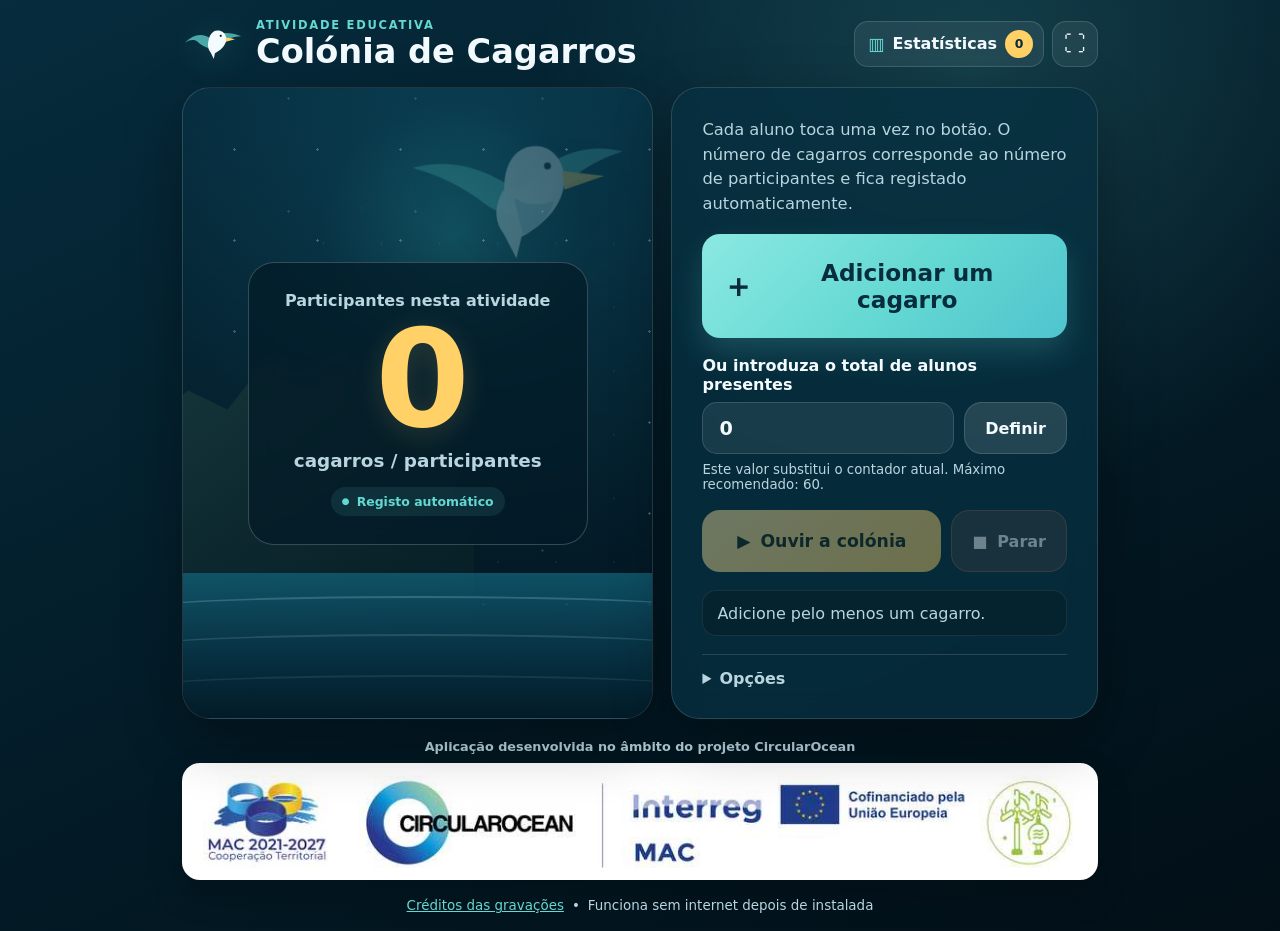
<file: index.html>
<!doctype html><html lang="pt-PT"><head><meta charset="utf-8"><meta name="viewport" content="width=device-width, initial-scale=1, viewport-fit=cover"><meta name="theme-color" content="#062c3d"><meta name="description" content="Simulador educativo de uma colónia de cagarros para atividades com alunos."><title>Colónia de Cagarros</title><link rel="manifest" href="manifest.webmanifest"><link rel="icon" href="assets/icons/icon-192.png" sizes="192x192"><link rel="apple-touch-icon" href="assets/icons/icon-192.png"><link rel="stylesheet" href="styles.css"><link rel="stylesheet" href="enhancements.css"></head><body><div class="app-shell"><header class="topbar"><div class="brand"><svg class="brand-mark" viewBox="0 0 160 96" aria-hidden="true"><path class="brand-wing" d="M7 45C29 22 53 18 76 35c17-18 43-20 77-7-23 1-43 8-59 23-7 7-15 10-24 8-11-3-21-9-30-17C28 34 17 39 7 45Z"/><path class="brand-body" d="M69 37c4-18 15-27 29-23 9 2 15 9 16 18l18 3-18 6c-4 13-14 23-29 31l-3 15-8-17c-7-9-9-20-5-33Z"/><circle class="brand-eye" cx="100" cy="27" r="2.8"/><path class="brand-beak" d="m113 31 24 5-24 6Z"/></svg><div><p class="eyebrow">Atividade educativa</p><h1>Colónia de Cagarros</h1></div></div><div class="header-actions"><button id="statsButton" class="stats-button" type="button" aria-label="Abrir estatísticas"><span aria-hidden="true">▥</span><span class="stats-label">Estatísticas</span><output id="statsTotalBadge" class="stats-badge" aria-label="Total acumulado de participantes">0</output></button><button id="installButton" class="icon-button hidden" type="button" aria-label="Instalar aplicação" title="Instalar aplicação"><span aria-hidden="true">↓</span></button><button id="fullscreenButton" class="icon-button" type="button" aria-label="Ecrã inteiro" title="Ecrã inteiro"><span aria-hidden="true">⛶</span></button></div></header><main><section class="colony-stage" aria-labelledby="counterLabel"><div class="stars" aria-hidden="true"></div><div id="birdLayer" class="bird-layer" aria-hidden="true"></div><svg class="hero-cagarro" viewBox="0 0 260 150" aria-hidden="true"><path class="hero-wing hero-wing-left" d="M126 68C91 36 48 23 9 31c29 11 55 26 79 48 13 12 27 17 42 15Z"/><path class="hero-wing hero-wing-right" d="M128 68c37-37 81-50 124-35-35 7-64 24-91 49-12 11-24 15-37 12Z"/><path class="hero-body" d="M112 64c2-29 18-48 39-46 17 1 29 14 31 33l28 7-29 8c-6 24-25 42-54 55l-8 24-12-29c-10-15-9-34 5-52Z"/><circle class="hero-eye" cx="164" cy="42" r="4"/><path class="hero-beak" d="m180 49 48 10-47 12Z"/><path class="hero-belly" d="M122 75c13 10 28 13 46 8-7 17-20 28-39 36Z"/></svg><div class="cliff" aria-hidden="true"></div><div class="sea" aria-hidden="true"><span></span><span></span><span></span></div><div class="counter-card"><p id="counterLabel">Participantes nesta atividade</p><output id="countOutput" class="count" aria-live="polite">0</output><p id="countWord" class="count-word">cagarros / participantes</p><p class="auto-save-note"><span aria-hidden="true">●</span> Registo automático</p></div></section><section class="interaction-card" aria-label="Controlos da atividade"><p class="instruction">Cada aluno toca uma vez no botão. O número de cagarros corresponde ao número de participantes e fica registado automaticamente.</p><button id="addBirdButton" class="add-button" type="button"><span class="add-icon" aria-hidden="true">＋</span><span>Adicionar um cagarro</span></button><div class="manual-control"><label for="manualCount">Ou introduza o total de alunos presentes</label><div class="manual-row"><input id="manualCount" type="number" inputmode="numeric" min="0" max="60" value="0" aria-describedby="manualHelp"><button id="setCountButton" class="secondary-button" type="button">Definir</button></div><small id="manualHelp">Este valor substitui o contador atual. Máximo recomendado: 60.</small></div><div class="play-controls"><button id="playButton" class="play-button" type="button"><span aria-hidden="true">▶</span><span>Ouvir a colónia</span></button><button id="stopButton" class="stop-button" type="button" disabled><span aria-hidden="true">■</span><span>Parar</span></button></div><div id="status" class="status" role="status" aria-live="polite">Adicione pelo menos um cagarro.</div><details class="settings"><summary>Opções</summary><div class="setting-row"><label for="volumeControl">Volume</label><input id="volumeControl" type="range" min="0" max="100" value="78"><output id="volumeOutput" for="volumeControl">78%</output></div><button id="resetButton" class="new-activity-button" type="button">Nova atividade e reiniciar contador</button><small class="settings-note">A atividade atual já fica guardada nas estatísticas.</small></details></section></main><section class="project-branding" aria-label="Entidades e programas associados ao projeto"><p>Aplicação desenvolvida no âmbito do projeto CircularOcean</p><div class="project-logo-panel"><img src="assets/branding/barra-circular-ocean.svg" alt="Logótipos MAC 2021-2027, CircularOcean, Interreg MAC, União Europeia e entidades do projeto"></div></section><footer><button id="creditsButton" class="footer-link" type="button">Créditos das gravações</button><span>•</span><span>Funciona sem internet depois de instalada</span></footer></div><dialog id="statsDialog" class="app-dialog stats-dialog"><div class="dialog-content stats-content"><button id="closeStatsButton" class="dialog-close" type="button" aria-label="Fechar">×</button><p class="eyebrow">Registo automático</p><h2>Estatísticas das atividades</h2><p class="dialog-intro">Cada atividade é atualizada à medida que o botão é acionado ou o total é definido manualmente.</p><div class="stats-filters" aria-label="Filtros das estatísticas"><label for="statsMonth"><span>Mês</span><select id="statsMonth"><option value="">Todos os meses</option><option value="1">Janeiro</option><option value="2">Fevereiro</option><option value="3">Março</option><option value="4">Abril</option><option value="5">Maio</option><option value="6">Junho</option><option value="7">Julho</option><option value="8">Agosto</option><option value="9">Setembro</option><option value="10">Outubro</option><option value="11">Novembro</option><option value="12">Dezembro</option></select></label><label for="statsYear"><span>Ano</span><select id="statsYear"><option value="">Todos os anos</option></select></label></div><div class="stats-summary"><article class="stat-card stat-card-primary"><span>Participantes</span><output id="filteredParticipants">0</output></article><article class="stat-card"><span>Atividades</span><output id="filteredActivities">0</output></article><article class="stat-card"><span>Média por atividade</span><output id="filteredAverage">0</output></article></div><div class="activity-history-header"><h3>Histórico</h3><span id="activeSessionLegend" class="active-legend hidden"><i></i> Em curso</span></div><div id="statsEmpty" class="stats-empty">Ainda não existem atividades neste período.</div><ol id="activityList" class="activity-list" aria-label="Lista de atividades"></ol><div class="data-actions"><button id="clearDataButton" class="danger-button" type="button">Limpar dados deste dispositivo</button><small>Apaga definitivamente o histórico, o total acumulado e a atividade em curso apenas neste equipamento.</small></div><p class="storage-note">Os dados ficam guardados apenas neste tablet e continuam disponíveis sem internet.</p></div></dialog><dialog id="creditsDialog" class="app-dialog"><div class="dialog-content"><button id="closeCreditsButton" class="dialog-close" type="button" aria-label="Fechar">×</button><h2>Créditos das gravações</h2><p>Vocalizações de <em>Calonectris borealis</em> disponibilizadas através do Xeno-canto.</p><ul><li>XC1007862, Pere Josa</li><li>XC1007989 e XC1007990, Lionel Triboulin</li><li>XC1015526 e XC1015528, Rubén Barone</li></ul><p class="dialog-note">Antes de uma divulgação pública, confirme na página de cada gravação a licença aplicável e mantenha a atribuição indicada.</p><a href="CREDITS.md" target="_blank" rel="noopener">Ver informação completa</a></div></dialog><script src="app.js" defer></script><script src="enhancements.js" defer></script></body></html>
</file>
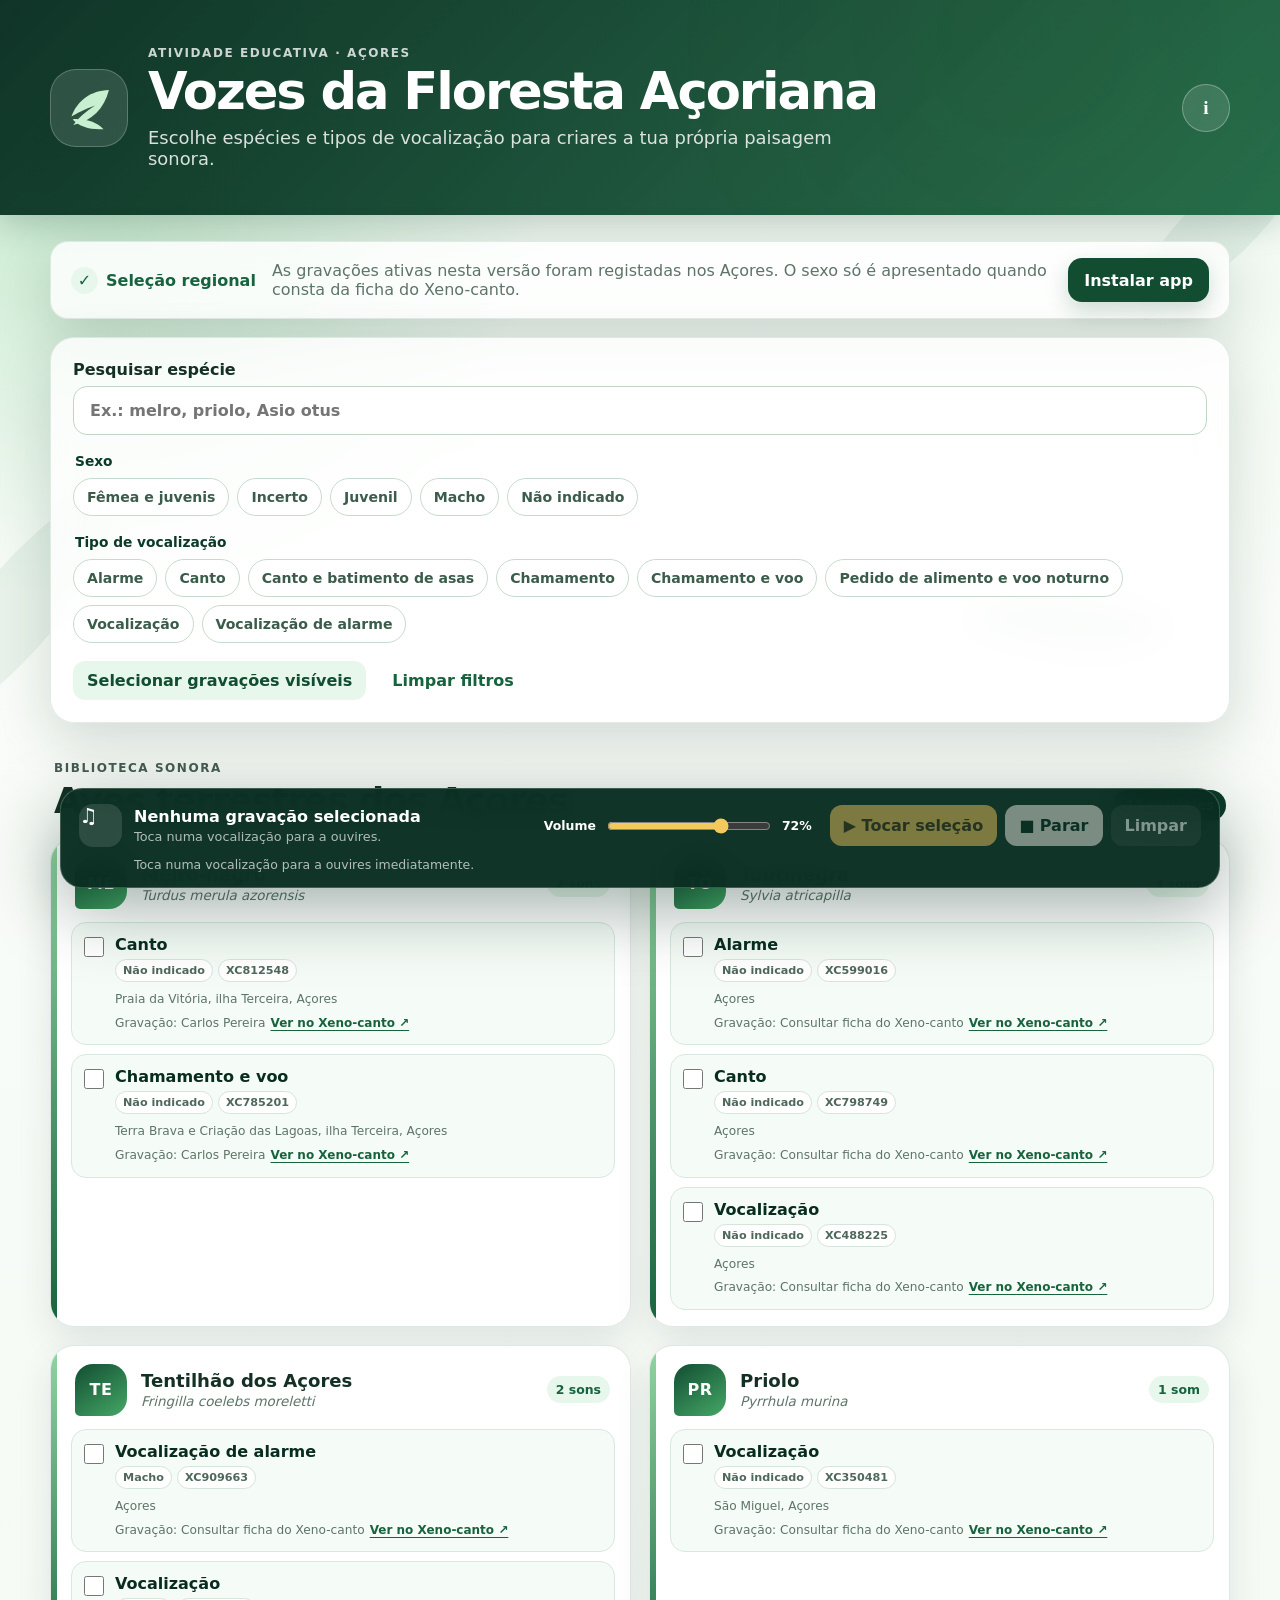
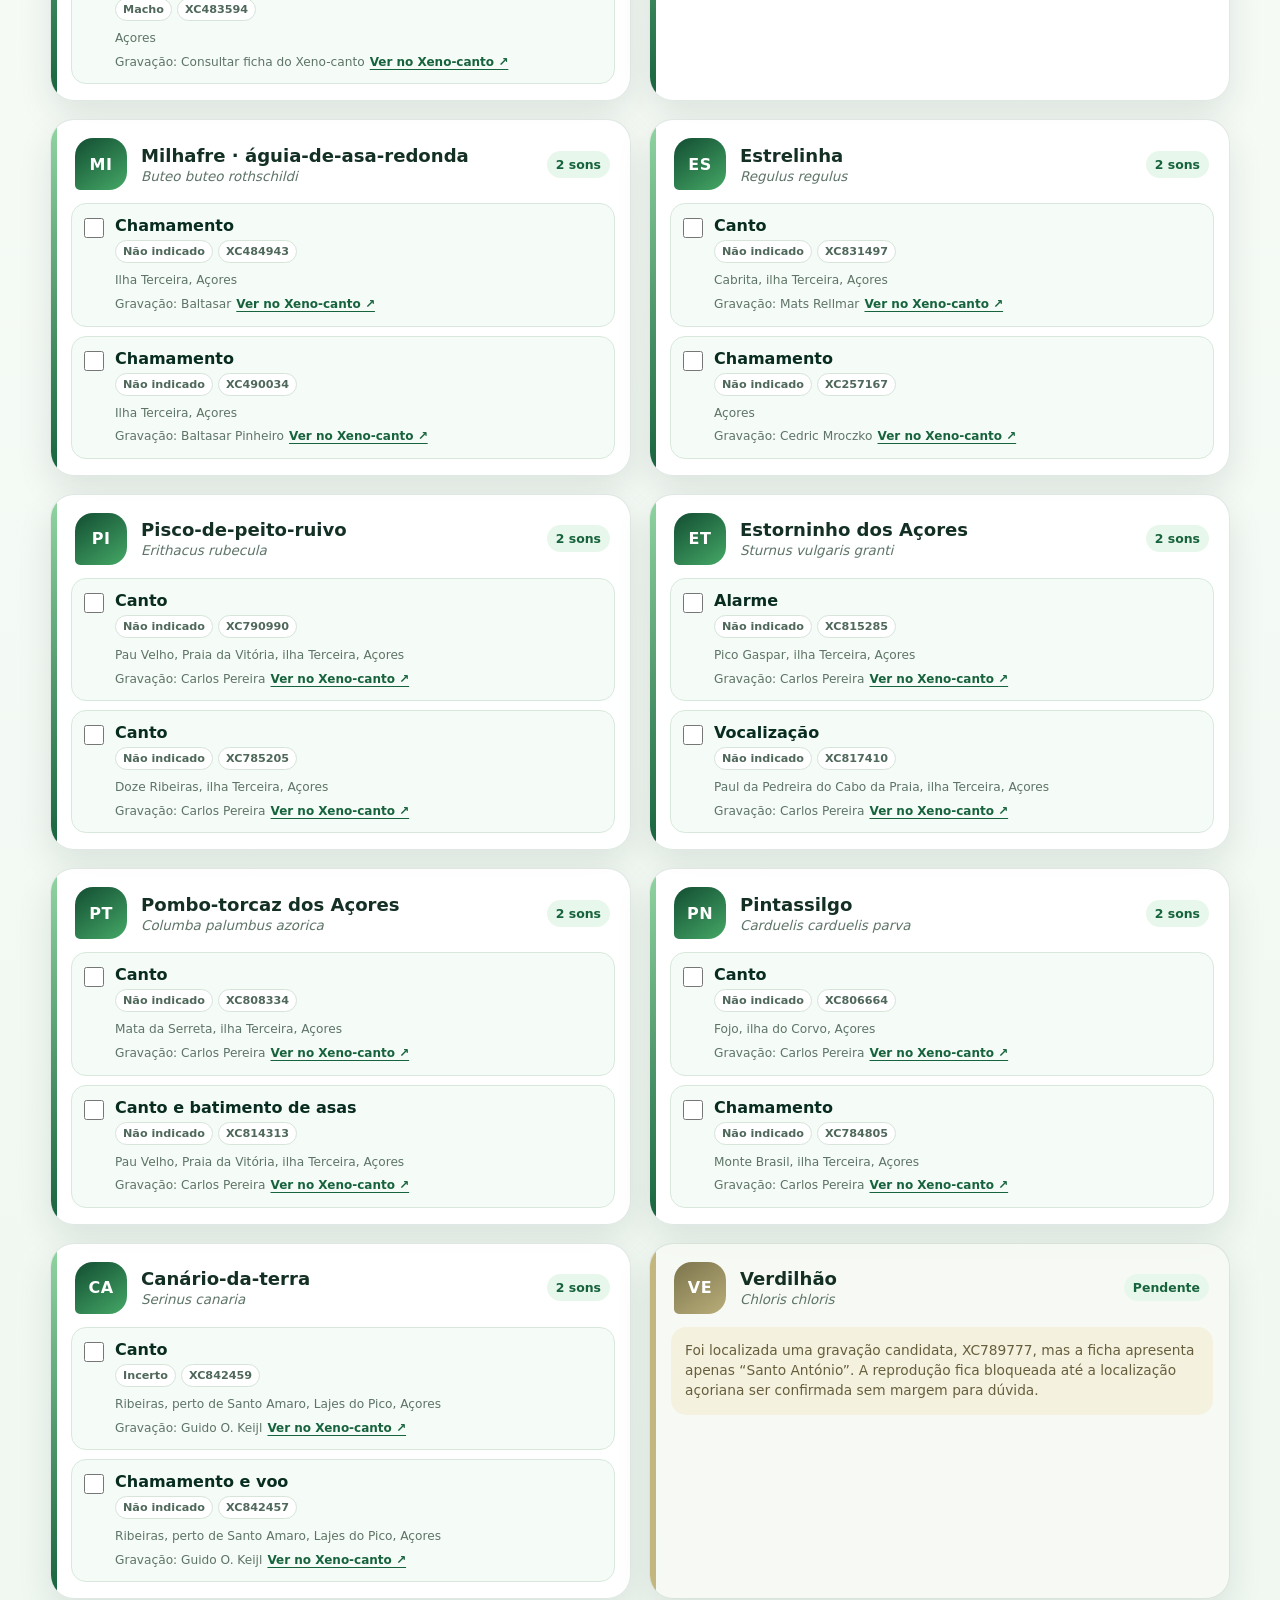
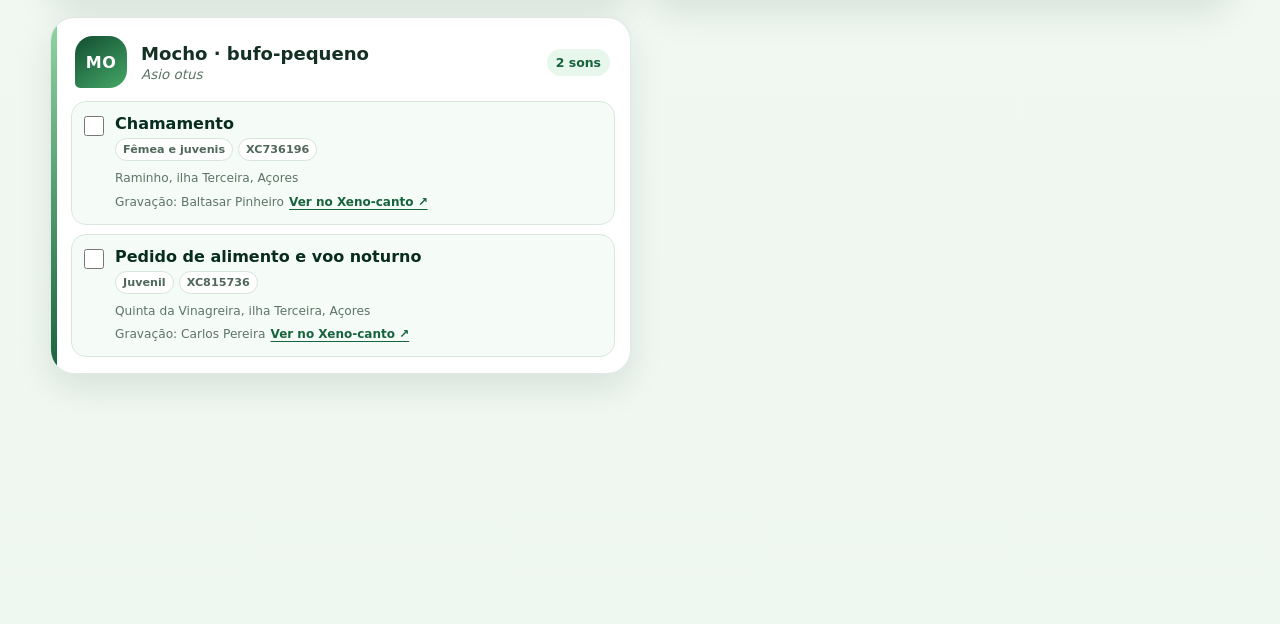
<file: aves-terrestres-acores/index.html>
<!doctype html>
<html lang="pt-PT">
<head>
  <meta charset="utf-8">
  <meta name="viewport" content="width=device-width, initial-scale=1, viewport-fit=cover">
  <meta name="theme-color" content="#124d32">
  <meta name="mobile-web-app-capable" content="yes">
  <meta name="apple-mobile-web-app-capable" content="yes">
  <meta name="apple-mobile-web-app-status-bar-style" content="black-translucent">
  <meta name="apple-mobile-web-app-title" content="Vozes Açores">
  <meta name="description" content="Misturador educativo de vocalizações de aves terrestres gravadas nos Açores.">
  <title>Vozes da Floresta Açoriana</title>
  <link rel="manifest" href="manifest.webmanifest">
  <link rel="icon" href="icon.svg" type="image/svg+xml">
  <link rel="apple-touch-icon" href="icon.svg">
  <link rel="stylesheet" href="styles.css">
  <link rel="stylesheet" href="mobile.css">
  <link rel="stylesheet" href="pwa.css">
</head>
<body>
  <div class="forest-backdrop" aria-hidden="true">
    <span class="leaf leaf-one"></span><span class="leaf leaf-two"></span><span class="leaf leaf-three"></span>
  </div>

  <header class="hero">
    <div class="hero-mark" aria-hidden="true">
      <svg viewBox="0 0 96 96" role="img">
        <path d="M19 62c10-27 32-43 62-44-8 31-28 51-59 58 8-11 20-22 36-32-17 6-30 13-39 18Z"/>
        <path d="M30 67c18 0 31 5 42 16-23 1-40-4-51-16 3-1 6-1 9 0Z"/>
      </svg>
    </div>
    <div>
      <p class="eyebrow">Atividade educativa · Açores</p>
      <h1>Vozes da Floresta Açoriana</h1>
      <p class="hero-copy">Escolhe espécies e tipos de vocalização para criares a tua própria paisagem sonora.</p>
    </div>
    <button id="infoButton" class="icon-button" type="button" aria-label="Informação e créditos">i</button>
  </header>

  <main>
    <section class="intro-panel">
      <div class="azores-seal"><span aria-hidden="true">✓</span><strong>Seleção regional</strong></div>
      <p>As gravações ativas nesta versão foram registadas nos Açores. O sexo só é apresentado quando consta da ficha do Xeno-canto.</p>
      <button id="installAppButton" class="install-app-button" type="button">Instalar app</button>
    </section>

    <section class="filter-panel" aria-label="Pesquisa e filtros">
      <label class="search-field" for="searchInput">
        <span>Pesquisar espécie</span>
        <input id="searchInput" type="search" placeholder="Ex.: melro, priolo, Asio otus">
      </label>

      <fieldset>
        <legend>Sexo</legend>
        <div id="sexFilters" class="chip-row"></div>
      </fieldset>

      <fieldset>
        <legend>Tipo de vocalização</legend>
        <div id="typeFilters" class="chip-row"></div>
      </fieldset>

      <div class="filter-actions">
        <button id="selectVisibleButton" class="soft-button" type="button">Selecionar gravações visíveis</button>
        <button id="clearFiltersButton" class="text-button" type="button">Limpar filtros</button>
      </div>
    </section>

    <section class="catalogue-heading">
      <div>
        <p class="eyebrow">Biblioteca sonora</p>
        <h2>Aves terrestres dos Açores</h2>
      </div>
      <output id="visibleCount" class="visible-count">0 espécies</output>
    </section>

    <section id="speciesGrid" class="species-grid" aria-live="polite"></section>
  </main>

  <aside class="mixer" aria-label="Misturador de vocalizações">
    <div class="mixer-summary">
      <span class="mixer-icon" aria-hidden="true">♫</span>
      <div>
        <strong id="selectionTitle">Nenhuma gravação selecionada</strong>
        <span id="selectionDetail">Toca numa vocalização para a ouvires.</span>
      </div>
    </div>

    <label class="volume-control" for="volumeControl">
      <span>Volume</span>
      <input id="volumeControl" type="range" min="0" max="100" value="72">
      <output id="volumeOutput">72%</output>
    </label>

    <div class="mixer-actions">
      <button id="playButton" class="play-button" type="button" disabled><span aria-hidden="true">▶</span> Tocar seleção</button>
      <button id="stopButton" class="stop-button" type="button" disabled><span aria-hidden="true">■</span> Parar</button>
      <button id="clearSelectionButton" class="clear-button" type="button" disabled>Limpar</button>
    </div>
    <p id="status" class="status" role="status" aria-live="polite">Toca numa vocalização para a ouvires imediatamente.</p>
  </aside>

  <dialog id="infoDialog" class="info-dialog">
    <div class="dialog-card">
      <button id="closeInfoButton" class="dialog-close" type="button" aria-label="Fechar">×</button>
      <p class="eyebrow">Informação e créditos</p>
      <h2>Como usar</h2>
      <p>Marca uma vocalização para começar a ouvi-la imediatamente. Podes continuar a marcar outras espécies e tipos de som enquanto as anteriores estão a tocar. Ao desmarcar uma vocalização, pára apenas esse som. O botão <strong>Parar</strong> silencia tudo sem apagar a seleção; <strong>Limpar</strong> pára os sons e desmarca todas as escolhas.</p>
      <h3>Instalação</h3>
      <p>Usa o botão <strong>Instalar app</strong>. No iPhone, abre a página no Safari, toca em <strong>Partilhar</strong> e escolhe <strong>Adicionar ao ecrã principal</strong>.</p>
      <h3>Critérios da biblioteca</h3>
      <ul>
        <li>A localização indicada na ficha tem de ser nos Açores.</li>
        <li>O sexo não é deduzido pelo som. Surge como “não indicado” quando não há informação.</li>
        <li>Cada gravação mantém a autoria e a licença indicadas no Xeno-canto.</li>
      </ul>
      <h3>Notas desta versão</h3>
      <p><strong>Priolo:</strong> inclui a gravação XC350481, indicada pela equipa do projeto.</p>
      <p><strong>Tentilhão dos Açores:</strong> inclui as gravações XC909663 e XC483594, identificadas como macho.</p>
      <p><strong>Toutinegra:</strong> inclui as gravações XC599016, XC798749 e XC488225.</p>
      <p><strong>Verdilhão:</strong> a gravação candidata tem uma localização demasiado genérica na ficha consultada e permanece pendente até confirmação.</p>
      <p><strong>Mocho:</strong> nos Açores a espécie residente é <em>Asio otus</em>, também designada bufo-pequeno.</p>
      <p class="dialog-note">As ligações “Ver no Xeno-canto” permitem consultar a ficha original, o autor e a licença de cada som.</p>
    </div>
  </dialog>

  <script src="app.js" defer></script>
  <script src="priolo-patch.js" defer></script>
  <script src="tentilhao-patch.js" defer></script>
  <script src="toutinegra-patch.js" defer></script>
  <script src="live-playback-patch.js" defer></script>
  <script src="install-pwa.js" defer></script>
</body>
</html>
</file>
<file: styles.css>
:root {
  color-scheme: dark;
  --ink: #f4fbff;
  --muted: #b9d5df;
  --ocean-950: #031b27;
  --ocean-900: #062c3d;
  --ocean-800: #0a4054;
  --ocean-700: #12627a;
  --aqua: #64d8d2;
  --sun: #ffd166;
  --coral: #ff8f70;
  --glass: rgba(7, 48, 64, .78);
  --line: rgba(255, 255, 255, .14);
  --shadow: 0 22px 60px rgba(0, 0, 0, .32);
}

* { box-sizing: border-box; }

html {
  min-height: 100%;
  background: var(--ocean-950);
}

body {
  margin: 0;
  min-height: 100vh;
  min-height: 100dvh;
  color: var(--ink);
  font-family: Inter, ui-rounded, "Segoe UI", system-ui, -apple-system, BlinkMacSystemFont, sans-serif;
  background:
    radial-gradient(circle at 76% 8%, rgba(100, 216, 210, .16), transparent 27rem),
    linear-gradient(155deg, #062c3d 0%, #031b27 54%, #020f17 100%);
  overflow-x: hidden;
  -webkit-tap-highlight-color: transparent;
}

button, input { font: inherit; }
button { touch-action: manipulation; }

.app-shell {
  width: min(100%, 980px);
  min-height: 100vh;
  min-height: 100dvh;
  margin: 0 auto;
  padding: max(18px, env(safe-area-inset-top)) clamp(16px, 3vw, 32px) max(18px, env(safe-area-inset-bottom));
  display: flex;
  flex-direction: column;
  gap: 18px;
}

.topbar {
  display: flex;
  justify-content: space-between;
  align-items: center;
  gap: 16px;
}

.brand { display: flex; align-items: center; gap: 12px; }
.brand-mark { width: 48px; height: 48px; color: var(--aqua); filter: drop-shadow(0 4px 14px rgba(100, 216, 210, .24)); }
.eyebrow { margin: 0 0 2px; color: var(--aqua); text-transform: uppercase; letter-spacing: .15em; font-size: .72rem; font-weight: 800; }
h1 { margin: 0; font-size: clamp(1.45rem, 4vw, 2.1rem); line-height: 1.05; }

.header-actions { display: flex; align-items: center; gap: 8px; }
.icon-button {
  width: 46px;
  height: 46px;
  border: 1px solid var(--line);
  border-radius: 14px;
  color: var(--ink);
  background: rgba(255, 255, 255, .07);
  font-size: 1.35rem;
  cursor: pointer;
}
.icon-button:active { transform: scale(.96); }
.hidden { display: none !important; }

main {
  display: grid;
  grid-template-columns: minmax(0, 1.05fr) minmax(320px, .95fr);
  gap: 18px;
  flex: 1;
  align-items: stretch;
}

.colony-stage,
.interaction-card {
  border: 1px solid var(--line);
  border-radius: 28px;
  box-shadow: var(--shadow);
  overflow: hidden;
}

.colony-stage {
  position: relative;
  min-height: 520px;
  display: grid;
  place-items: center;
  isolation: isolate;
  background:
    linear-gradient(to bottom, rgba(6, 38, 55, .2), rgba(2, 16, 25, .82)),
    radial-gradient(circle at 58% 23%, #176a7b 0, #0a4054 24%, #062c3d 62%, #031b27 100%);
}

.stars,
.stars::before,
.stars::after {
  position: absolute;
  inset: 0;
  content: "";
  background-image:
    radial-gradient(circle, rgba(255,255,255,.8) 0 1px, transparent 1.4px),
    radial-gradient(circle, rgba(100,216,210,.65) 0 1px, transparent 1.4px);
  background-size: 83px 91px, 127px 113px;
  background-position: 10px 16px, 42px 67px;
  opacity: .32;
  z-index: -4;
}
.stars::before { transform: translate(34px, 18px) scale(.7); opacity: .45; }
.stars::after { transform: translate(-20px, 60px) scale(.55); opacity: .3; }

.cliff {
  position: absolute;
  left: -8%;
  bottom: 11%;
  width: 70%;
  height: 50%;
  background: linear-gradient(145deg, #17383c 0%, #0c282e 50%, #061c23 100%);
  clip-path: polygon(0 28%, 13% 18%, 25% 24%, 37% 8%, 49% 16%, 60% 3%, 72% 31%, 83% 29%, 100% 48%, 100% 100%, 0 100%);
  z-index: -2;
  filter: drop-shadow(22px 12px 24px rgba(0,0,0,.28));
}

.sea {
  position: absolute;
  left: 0;
  right: 0;
  bottom: 0;
  height: 23%;
  background: linear-gradient(to bottom, rgba(18, 98, 122, .75), #062c3d 65%, #031b27);
  z-index: -1;
}
.sea span {
  position: absolute;
  left: -12%;
  width: 125%;
  height: 28px;
  border-top: 2px solid rgba(160, 238, 235, .22);
  border-radius: 50%;
  animation: drift 7s ease-in-out infinite alternate;
}
.sea span:nth-child(1) { top: 16%; }
.sea span:nth-child(2) { top: 42%; animation-delay: -2s; opacity: .7; }
.sea span:nth-child(3) { top: 70%; animation-delay: -4s; opacity: .45; }
@keyframes drift { to { transform: translateX(7%); } }

.counter-card {
  position: relative;
  z-index: 2;
  width: min(78%, 340px);
  padding: 28px 22px;
  text-align: center;
  border: 1px solid rgba(255,255,255,.2);
  border-radius: 26px;
  background: rgba(3, 27, 39, .72);
  backdrop-filter: blur(12px);
}
.counter-card p { margin: 0; color: var(--muted); font-weight: 650; }
.count {
  display: block;
  margin: 8px 0 0;
  font-size: clamp(5rem, 16vw, 8.5rem);
  line-height: .9;
  font-weight: 900;
  letter-spacing: -.07em;
  color: var(--sun);
  text-shadow: 0 6px 28px rgba(255, 209, 102, .17);
}
.count-word { margin-top: 10px !important; font-size: 1.15rem; }
.count.bump { animation: bump .26s ease; }
@keyframes bump { 50% { transform: scale(1.09) rotate(-1deg); } }

.bird-layer { position: absolute; inset: 0; pointer-events: none; z-index: 1; overflow: hidden; }
.flying-bird {
  position: absolute;
  width: 34px;
  height: 16px;
  color: rgba(244,251,255,.9);
  animation: fly 1.45s ease-out forwards;
  filter: drop-shadow(0 3px 8px rgba(0,0,0,.25));
}
.flying-bird::before,
.flying-bird::after {
  content: "";
  position: absolute;
  top: 6px;
  width: 18px;
  height: 7px;
  border-top: 3px solid currentColor;
  border-radius: 50%;
}
.flying-bird::before { left: 0; transform: rotate(12deg); }
.flying-bird::after { right: 0; transform: rotate(-12deg); }
@keyframes fly {
  0% { transform: translate(-20px, 35px) scale(.65); opacity: 0; }
  20% { opacity: 1; }
  100% { transform: translate(160px, -80px) scale(1.15); opacity: 0; }
}

.interaction-card {
  padding: clamp(20px, 4vw, 30px);
  background: var(--glass);
  backdrop-filter: blur(14px);
  display: flex;
  flex-direction: column;
  justify-content: center;
  gap: 18px;
}

.instruction { margin: 0; color: var(--muted); line-height: 1.5; font-size: 1.02rem; }

.add-button,
.play-button,
.stop-button,
.secondary-button {
  border: 0;
  border-radius: 18px;
  font-weight: 850;
  cursor: pointer;
  transition: transform .12s ease, filter .12s ease, opacity .12s ease;
}
.add-button:active,
.play-button:active,
.stop-button:active,
.secondary-button:active { transform: scale(.975); }
button:disabled { cursor: not-allowed; opacity: .42; }

.add-button {
  min-height: 104px;
  padding: 20px;
  display: flex;
  align-items: center;
  justify-content: center;
  gap: 13px;
  color: #062c3d;
  background: linear-gradient(135deg, #8be8e2, #64d8d2 55%, #4fc4ce);
  box-shadow: 0 14px 30px rgba(100,216,210,.2);
  font-size: clamp(1.15rem, 3vw, 1.45rem);
}
.add-icon { font-size: 2rem; line-height: 1; }
.add-button.flash { animation: buttonFlash .32s ease; }
@keyframes buttonFlash { 50% { filter: brightness(1.18); transform: scale(.985); } }

.manual-control { display: grid; gap: 8px; }
.manual-control label { font-weight: 750; }
.manual-row { display: grid; grid-template-columns: 1fr auto; gap: 10px; }
.manual-row input {
  min-width: 0;
  height: 52px;
  padding: 0 16px;
  color: var(--ink);
  background: rgba(255,255,255,.08);
  border: 1px solid var(--line);
  border-radius: 15px;
  font-size: 1.2rem;
  font-weight: 800;
}
.manual-control small { color: var(--muted); }
.secondary-button { padding: 0 20px; color: var(--ink); background: rgba(255,255,255,.12); border: 1px solid var(--line); }

.play-controls { display: grid; grid-template-columns: 1fr auto; gap: 10px; }
.play-button,
.stop-button { min-height: 62px; padding: 14px 20px; display: flex; align-items: center; justify-content: center; gap: 10px; }
.play-button { color: #182617; background: linear-gradient(135deg, #ffe29a, #ffd166); font-size: 1.08rem; }
.stop-button { color: #fff; background: rgba(255,143,112,.18); border: 1px solid rgba(255,143,112,.34); }

.status {
  min-height: 46px;
  padding: 12px 14px;
  display: flex;
  align-items: center;
  border-radius: 14px;
  color: var(--muted);
  background: rgba(0,0,0,.16);
  border: 1px solid rgba(255,255,255,.08);
}
.status.active { color: #071f26; background: var(--aqua); font-weight: 850; }
.status.error { color: #fff; background: rgba(183, 53, 49, .72); }

.settings { border-top: 1px solid var(--line); padding-top: 14px; }
.settings summary { cursor: pointer; color: var(--muted); font-weight: 750; }
.setting-row { margin-top: 15px; display: grid; grid-template-columns: auto 1fr 48px; align-items: center; gap: 10px; }
.setting-row input { width: 100%; accent-color: var(--aqua); }
.setting-row output { text-align: right; color: var(--muted); }
.text-button { margin-top: 16px; padding: 0; border: 0; color: var(--coral); background: transparent; font-weight: 750; cursor: pointer; }

footer { display: flex; justify-content: center; flex-wrap: wrap; align-items: center; gap: 8px; color: var(--muted); font-size: .84rem; text-align: center; }
.footer-link { padding: 0; color: var(--aqua); border: 0; background: transparent; text-decoration: underline; cursor: pointer; }

.app-dialog {
  width: min(calc(100% - 32px), 560px);
  max-height: min(88vh, 820px);
  padding: 0;
  border: 1px solid var(--line);
  border-radius: 24px;
  color: var(--ink);
  background: #073244;
  box-shadow: var(--shadow);
  overflow: auto;
}
.app-dialog::backdrop { background: rgba(0, 10, 16, .74); backdrop-filter: blur(5px); }
.dialog-content { position: relative; padding: 28px; }
.dialog-content h2 { margin: 0 42px 12px 0; }
.dialog-content p, .dialog-content li { color: var(--muted); line-height: 1.55; }
.dialog-content a { color: var(--aqua); }
.dialog-close { position: absolute; top: 16px; right: 16px; width: 38px; height: 38px; border: 1px solid var(--line); border-radius: 12px; color: var(--ink); background: rgba(255,255,255,.08); font-size: 1.5rem; cursor: pointer; }
.dialog-note { font-size: .9rem; }

:focus-visible { outline: 3px solid var(--sun); outline-offset: 3px; }

@media (max-width: 900px) {
  main { grid-template-columns: 1fr; }
  .colony-stage { min-height: 330px; }
  .counter-card { padding: 20px; }
  .count { font-size: clamp(4.8rem, 24vw, 7rem); }
  .interaction-card { padding: 20px; }
  .add-button { min-height: 90px; }
}

@media (max-width: 420px) {
  .brand-mark { width: 40px; height: 40px; }
  h1 { font-size: 1.35rem; }
  .eyebrow { font-size: .65rem; }
  .icon-button { width: 42px; height: 42px; }
  .play-controls { grid-template-columns: 1fr; }
  .stop-button { min-height: 50px; }
}

@media (prefers-reduced-motion: reduce) {
  *, *::before, *::after { animation-duration: .001ms !important; animation-iteration-count: 1 !important; scroll-behavior: auto !important; }
}

.stats-button {
  min-height: 46px;
  padding: 0 10px 0 13px;
  display: inline-flex;
  align-items: center;
  gap: 8px;
  border: 1px solid var(--line);
  border-radius: 14px;
  color: var(--ink);
  background: rgba(255, 255, 255, .07);
  font-weight: 800;
  cursor: pointer;
}
.stats-button:active { transform: scale(.97); }
.stats-button > span:first-child { color: var(--aqua); font-size: 1.1rem; }
.stats-badge {
  min-width: 28px;
  height: 28px;
  padding: 0 7px;
  display: inline-grid;
  place-items: center;
  border-radius: 999px;
  color: #062c3d;
  background: var(--sun);
  font-size: .78rem;
  font-weight: 900;
}

.auto-save-note {
  width: max-content;
  max-width: 100%;
  margin: 16px auto 0 !important;
  padding: 7px 11px;
  display: flex;
  align-items: center;
  gap: 7px;
  border-radius: 999px;
  color: var(--aqua) !important;
  background: rgba(100, 216, 210, .1);
  font-size: .78rem;
  font-weight: 850 !important;
}
.auto-save-note span { font-size: .56rem; }

.new-activity-button {
  width: 100%;
  min-height: 50px;
  margin-top: 16px;
  padding: 11px 15px;
  border: 1px solid rgba(255, 143, 112, .38);
  border-radius: 15px;
  color: #fff;
  background: rgba(255, 143, 112, .14);
  font-weight: 800;
  cursor: pointer;
}
.new-activity-button:active { transform: scale(.98); }
.settings-note { display: block; margin-top: 8px; color: var(--muted); }

.stats-dialog { width: min(calc(100% - 28px), 780px); }
.stats-content { padding: clamp(22px, 4vw, 34px); }
.stats-content h2 { margin: 2px 48px 8px 0; font-size: clamp(1.55rem, 4vw, 2.15rem); }
.dialog-intro { margin: 0 44px 22px 0; color: var(--muted); line-height: 1.5; }

.stats-filters {
  display: grid;
  grid-template-columns: 1fr 1fr;
  gap: 12px;
  margin-bottom: 16px;
}
.stats-filters label { display: grid; gap: 7px; color: var(--muted); font-size: .83rem; font-weight: 800; }
.stats-filters select {
  width: 100%;
  min-height: 48px;
  padding: 0 42px 0 14px;
  border: 1px solid var(--line);
  border-radius: 14px;
  color: var(--ink);
  background: #0b4356;
  font-weight: 750;
}

.stats-summary {
  display: grid;
  grid-template-columns: 1.2fr 1fr 1fr;
  gap: 10px;
  margin-bottom: 24px;
}
.stat-card {
  min-width: 0;
  padding: 15px;
  display: grid;
  gap: 6px;
  border: 1px solid var(--line);
  border-radius: 17px;
  background: rgba(255, 255, 255, .055);
}
.stat-card-primary { background: rgba(100, 216, 210, .13); border-color: rgba(100, 216, 210, .25); }
.stat-card span { color: var(--muted); font-size: .78rem; font-weight: 750; }
.stat-card output { color: var(--ink); font-size: clamp(1.8rem, 5vw, 2.55rem); line-height: 1; font-weight: 900; }
.stat-card-primary output { color: var(--sun); }

.activity-history-header { display: flex; justify-content: space-between; align-items: center; gap: 12px; margin-bottom: 10px; }
.activity-history-header h3 { margin: 0; font-size: 1rem; }
.active-legend { display: inline-flex; align-items: center; gap: 6px; color: var(--aqua); font-size: .78rem; font-weight: 800; }
.active-legend i { width: 8px; height: 8px; border-radius: 50%; background: var(--aqua); box-shadow: 0 0 0 4px rgba(100,216,210,.11); }
.stats-empty { padding: 22px 14px; border: 1px dashed var(--line); border-radius: 15px; color: var(--muted); text-align: center; }
.activity-list { margin: 0; padding: 0; display: grid; gap: 9px; list-style: none; }
.activity-item {
  padding: 13px 14px;
  display: flex;
  justify-content: space-between;
  align-items: center;
  gap: 14px;
  border: 1px solid rgba(255,255,255,.09);
  border-radius: 15px;
  background: rgba(0,0,0,.13);
}
.activity-item.is-active { border-color: rgba(100,216,210,.35); background: rgba(100,216,210,.08); }
.activity-date { min-width: 0; display: grid; gap: 4px; }
.activity-date strong { font-size: .92rem; }
.activity-date span { color: var(--aqua); font-size: .74rem; font-weight: 800; }
.activity-participants { flex: 0 0 auto; color: var(--sun); font-weight: 900; }
.storage-note { margin: 18px 0 0; color: var(--muted); font-size: .78rem; line-height: 1.45; text-align: center; }

@media (max-width: 650px) {
  .stats-label { display: none; }
  .stats-summary { grid-template-columns: 1fr 1fr; }
  .stat-card-primary { grid-column: 1 / -1; }
}

@media (max-width: 430px) {
  .stats-filters { grid-template-columns: 1fr; }
  .activity-item { align-items: flex-start; flex-direction: column; gap: 8px; }
}
</file>
<file: enhancements.css>
.brand-mark {
  width: 62px;
  height: 48px;
  color: initial;
  filter: drop-shadow(0 5px 16px rgba(100, 216, 210, .22));
}
.brand-wing { fill: rgba(100, 216, 210, .72); }
.brand-body { fill: #f4fbff; }
.brand-eye { fill: #031b27; }
.brand-beak { fill: var(--sun); }

.hero-cagarro {
  position: absolute;
  right: 4%;
  top: 7%;
  width: min(48%, 310px);
  opacity: .25;
  filter: drop-shadow(0 18px 22px rgba(0, 0, 0, .26));
  transform: rotate(-5deg);
  z-index: -1;
}
.hero-wing { fill: rgba(100, 216, 210, .75); }
.hero-body { fill: rgba(244, 251, 255, .95); }
.hero-belly { fill: rgba(185, 213, 223, .9); }
.hero-eye { fill: #031b27; }
.hero-beak { fill: rgba(255, 209, 102, .95); }

.project-branding {
  display: grid;
  gap: 9px;
  margin-top: 2px;
}
.project-branding > p {
  margin: 0;
  color: var(--muted);
  text-align: center;
  font-size: .8rem;
  font-weight: 750;
}
.project-logo-panel {
  padding: 12px 16px;
  border-radius: 18px;
  background: #fff;
  box-shadow: 0 14px 34px rgba(0, 0, 0, .2);
  overflow: hidden;
}
.project-logo-panel img {
  display: block;
  width: 100%;
  height: auto;
  object-fit: contain;
}

.data-actions {
  margin-top: 20px;
  padding-top: 18px;
  display: grid;
  gap: 8px;
  border-top: 1px solid var(--line);
}
.data-actions small {
  color: var(--muted);
  line-height: 1.45;
}
.danger-button {
  min-height: 48px;
  padding: 11px 15px;
  border: 1px solid rgba(255, 143, 112, .5);
  border-radius: 14px;
  color: #fff;
  background: rgba(183, 53, 49, .34);
  font-weight: 850;
  cursor: pointer;
}
.danger-button:active { transform: scale(.98); }

@media (max-width: 900px) {
  .hero-cagarro {
    right: 1%;
    top: 5%;
    width: min(53%, 260px);
    opacity: .2;
  }
}

@media (max-width: 430px) {
  .brand-mark { width: 52px; height: 40px; }
  .project-logo-panel { padding: 9px 10px; border-radius: 14px; }
}
</file>
<file: aves-terrestres-acores/styles.css>
:root {
  color-scheme: light;
  --forest-950: #082c20;
  --forest-900: #0b3a28;
  --forest-800: #124d32;
  --forest-700: #17633d;
  --forest-600: #27814e;
  --leaf-500: #45a866;
  --leaf-300: #91d5a2;
  --mint-100: #e8f7eb;
  --mint-50: #f5fbf6;
  --cream: #fffdf4;
  --sun: #f3c85d;
  --ink: #143024;
  --muted: #5e7468;
  --danger: #a33f38;
  --shadow: 0 18px 55px rgba(8, 44, 32, .16);
  --radius: 24px;
}

* { box-sizing: border-box; }
html { scroll-behavior: smooth; }
body {
  margin: 0;
  min-height: 100vh;
  padding-bottom: 190px;
  background:
    radial-gradient(circle at 8% 4%, rgba(145, 213, 162, .48), transparent 28rem),
    linear-gradient(180deg, #edf8ef 0, #f9fcf8 38rem, #eef7f0 100%);
  color: var(--ink);
  font-family: Inter, ui-sans-serif, system-ui, -apple-system, BlinkMacSystemFont, "Segoe UI", sans-serif;
}

button, input { font: inherit; }
button { cursor: pointer; }
button:disabled { cursor: not-allowed; opacity: .48; }

.forest-backdrop { position: fixed; inset: 0; z-index: -1; overflow: hidden; pointer-events: none; }
.leaf { position: absolute; width: 220px; height: 94px; border-radius: 100% 0 100% 0; background: rgba(39, 129, 78, .08); transform: rotate(-28deg); }
.leaf-one { right: -50px; top: 180px; }
.leaf-two { left: -90px; top: 560px; transform: rotate(145deg) scale(1.2); }
.leaf-three { right: 8%; bottom: 230px; transform: rotate(22deg) scale(.85); }

.hero {
  display: grid;
  grid-template-columns: auto 1fr auto;
  gap: 20px;
  align-items: center;
  padding: clamp(22px, 4vw, 46px) max(20px, calc((100vw - 1180px) / 2));
  color: white;
  background:
    linear-gradient(135deg, rgba(8, 44, 32, .96), rgba(23, 99, 61, .93)),
    radial-gradient(circle at 80% 15%, rgba(243, 200, 93, .3), transparent 24rem);
  box-shadow: 0 8px 32px rgba(8, 44, 32, .22);
}
.hero-mark { width: 78px; height: 78px; display: grid; place-items: center; border-radius: 26px; background: rgba(255,255,255,.12); border: 1px solid rgba(255,255,255,.22); }
.hero-mark svg { width: 58px; fill: #c8efcf; }
.eyebrow { margin: 0 0 5px; text-transform: uppercase; letter-spacing: .13em; font-size: .75rem; font-weight: 800; opacity: .78; }
h1 { margin: 0; font-size: clamp(1.8rem, 4vw, 3.35rem); letter-spacing: -.04em; line-height: 1.02; }
.hero-copy { margin: 10px 0 0; max-width: 720px; color: rgba(255,255,255,.84); font-size: clamp(.95rem, 1.7vw, 1.12rem); }
.icon-button { width: 48px; height: 48px; border: 1px solid rgba(255,255,255,.3); border-radius: 50%; background: rgba(255,255,255,.12); color: white; font-weight: 900; font-family: Georgia, serif; font-size: 1.2rem; }
.icon-button:hover { background: rgba(255,255,255,.22); }

main { width: min(1180px, calc(100% - 32px)); margin: 26px auto 60px; }
.intro-panel, .filter-panel { background: rgba(255,255,255,.82); backdrop-filter: blur(14px); border: 1px solid rgba(18, 77, 50, .11); box-shadow: var(--shadow); }
.intro-panel { display: flex; align-items: center; gap: 16px; padding: 16px 20px; border-radius: 18px; }
.intro-panel p { margin: 0; color: var(--muted); }
.azores-seal { flex: 0 0 auto; display: inline-flex; gap: 8px; align-items: center; color: var(--forest-700); }
.azores-seal span { display: grid; place-items: center; width: 27px; height: 27px; border-radius: 50%; background: var(--mint-100); }

.filter-panel { margin-top: 18px; padding: 22px; border-radius: var(--radius); display: grid; gap: 18px; }
.search-field { display: grid; gap: 7px; font-weight: 800; }
.search-field input { width: 100%; padding: 14px 16px; border: 1px solid #bfd5c5; border-radius: 14px; background: #fff; color: var(--ink); outline: none; }
.search-field input:focus { border-color: var(--leaf-500); box-shadow: 0 0 0 4px rgba(69,168,102,.14); }
fieldset { margin: 0; padding: 0; border: 0; }
legend { margin-bottom: 9px; font-size: .86rem; font-weight: 900; color: var(--forest-900); }
.chip-row { display: flex; flex-wrap: wrap; gap: 8px; }
.filter-chip { position: relative; }
.filter-chip input { position: absolute; opacity: 0; pointer-events: none; }
.filter-chip span { display: inline-flex; align-items: center; min-height: 38px; padding: 8px 13px; border: 1px solid #c8dacd; border-radius: 999px; background: #fff; color: #3b5c4a; font-size: .88rem; font-weight: 750; transition: .18s ease; }
.filter-chip input:checked + span { background: var(--forest-700); border-color: var(--forest-700); color: white; box-shadow: 0 5px 16px rgba(23,99,61,.2); }
.filter-actions { display: flex; gap: 12px; flex-wrap: wrap; }
.soft-button, .text-button { border-radius: 12px; padding: 10px 14px; font-weight: 800; }
.soft-button { border: 0; background: var(--mint-100); color: var(--forest-800); }
.text-button { border: 0; background: transparent; color: var(--forest-700); }

.catalogue-heading { display: flex; align-items: end; justify-content: space-between; gap: 18px; margin: 38px 4px 17px; }
.catalogue-heading h2 { margin: 0; font-size: clamp(1.5rem, 3vw, 2.25rem); letter-spacing: -.035em; }
.visible-count { padding: 8px 12px; border-radius: 999px; background: var(--forest-900); color: white; font-weight: 800; font-size: .84rem; }

.species-grid { display: grid; grid-template-columns: repeat(2, minmax(0, 1fr)); gap: 18px; }
.species-card { position: relative; overflow: hidden; border: 1px solid rgba(18,77,50,.13); border-radius: var(--radius); background: rgba(255,255,255,.92); box-shadow: 0 14px 35px rgba(8,44,32,.1); }
.species-card::before { content: ""; position: absolute; inset: 0 auto 0 0; width: 6px; background: linear-gradient(var(--leaf-300), var(--forest-700)); }
.species-card.pending { background: rgba(248,250,244,.82); }
.species-card.pending::before { background: #c3b77f; }
.species-header { display: grid; grid-template-columns: auto 1fr auto; gap: 14px; align-items: center; padding: 18px 20px 13px 24px; }
.species-avatar { display: grid; place-items: center; width: 52px; height: 52px; border-radius: 18px 18px 18px 5px; background: linear-gradient(145deg, var(--forest-800), var(--leaf-500)); color: white; font-weight: 900; letter-spacing: .03em; }
.species-card.pending .species-avatar { background: linear-gradient(145deg, #7c744d, #b9ae79); }
.species-title h3 { margin: 0 0 3px; font-size: 1.13rem; }
.species-title p { margin: 0; color: var(--muted); font-size: .84rem; font-style: italic; }
.recording-total { font-size: .78rem; font-weight: 850; color: var(--forest-700); background: var(--mint-100); padding: 6px 9px; border-radius: 999px; white-space: nowrap; }
.recordings { display: grid; gap: 9px; padding: 0 15px 16px 20px; }
.recording-option { position: relative; display: grid; grid-template-columns: auto 1fr; gap: 11px; align-items: start; padding: 12px; border-radius: 15px; background: var(--mint-50); border: 1px solid #d8e8dc; transition: .18s ease; }
.recording-option:has(input:checked) { border-color: var(--leaf-500); background: #e1f4e6; box-shadow: 0 0 0 3px rgba(69,168,102,.1); }
.recording-option input { width: 20px; height: 20px; margin: 2px 0 0; accent-color: var(--forest-700); }
.recording-copy strong { display: block; margin-bottom: 5px; color: var(--forest-950); }
.tag-row { display: flex; flex-wrap: wrap; gap: 5px; margin-bottom: 6px; }
.tag { padding: 4px 7px; border-radius: 999px; background: white; border: 1px solid #d6e4da; color: #4f685b; font-size: .7rem; font-weight: 760; }
.recording-meta { margin: 0; color: var(--muted); font-size: .76rem; line-height: 1.45; }
.source-link { display: inline-flex; margin-top: 7px; color: var(--forest-700); font-size: .75rem; font-weight: 850; text-decoration-thickness: 1px; text-underline-offset: 3px; }
.pending-box { margin: 0 16px 18px 21px; padding: 14px; border-radius: 15px; background: #f5f1df; color: #665f3d; font-size: .86rem; line-height: 1.45; }
.no-results { grid-column: 1 / -1; padding: 40px 20px; border-radius: var(--radius); background: white; text-align: center; color: var(--muted); }

.mixer { position: fixed; z-index: 30; left: 50%; bottom: max(12px, env(safe-area-inset-bottom)); transform: translateX(-50%); width: min(1160px, calc(100% - 24px)); display: grid; grid-template-columns: minmax(210px, 1fr) minmax(190px, .6fr) auto; gap: 18px; align-items: center; padding: 15px 18px; border: 1px solid rgba(255,255,255,.2); border-radius: 22px; background: rgba(8,44,32,.96); backdrop-filter: blur(18px); color: white; box-shadow: 0 20px 70px rgba(8,44,32,.38); }
.mixer-summary { display: flex; gap: 12px; align-items: center; min-width: 0; }
.mixer-icon { display: grid; place-items: center; flex: 0 0 auto; width: 43px; height: 43px; border-radius: 14px; background: rgba(255,255,255,.12); font-size: 1.3rem; }
.mixer-summary strong, .mixer-summary span { display: block; }
.mixer-summary strong { overflow: hidden; text-overflow: ellipsis; white-space: nowrap; }
.mixer-summary div > span { color: rgba(255,255,255,.67); font-size: .8rem; margin-top: 3px; }
.volume-control { display: grid; grid-template-columns: auto 1fr auto; gap: 9px; align-items: center; font-size: .78rem; font-weight: 800; }
.volume-control input { accent-color: var(--sun); min-width: 80px; }
.mixer-actions { display: flex; gap: 8px; }
.mixer-actions button { border: 0; border-radius: 12px; padding: 11px 14px; font-weight: 900; white-space: nowrap; }
.play-button { background: var(--sun); color: #3e371d; }
.stop-button { background: #f0eee6; color: var(--forest-950); }
.clear-button { background: rgba(255,255,255,.1); color: white; }
.status { grid-column: 1 / -1; margin: -8px 0 0 55px; color: rgba(255,255,255,.68); font-size: .78rem; }
.status.active { color: #c7f5d2; }
.status.error { color: #ffc3bd; }

.info-dialog { width: min(700px, calc(100% - 28px)); max-height: calc(100vh - 36px); padding: 0; border: 0; border-radius: 25px; background: transparent; }
.info-dialog::backdrop { background: rgba(5,30,20,.68); backdrop-filter: blur(5px); }
.dialog-card { position: relative; max-height: calc(100vh - 36px); overflow: auto; padding: 30px; border-radius: 25px; background: var(--cream); box-shadow: var(--shadow); }
.dialog-card h2 { margin: 0 0 12px; font-size: 2rem; }
.dialog-card h3 { margin: 24px 0 8px; color: var(--forest-800); }
.dialog-card p, .dialog-card li { color: #53665a; line-height: 1.58; }
.dialog-close { position: absolute; right: 17px; top: 14px; width: 42px; height: 42px; border: 0; border-radius: 50%; background: var(--mint-100); color: var(--forest-900); font-size: 1.7rem; }
.dialog-note { padding: 13px 15px; border-radius: 14px; background: var(--mint-100); }

@media (max-width: 900px) {
  body { padding-bottom: 255px; }
  .species-grid { grid-template-columns: 1fr; }
  .mixer { grid-template-columns: 1fr; gap: 11px; }
  .mixer-actions { display: grid; grid-template-columns: 1fr 1fr auto; }
  .status { margin: 0; }
}

@media (max-width: 620px) {
  body { padding-bottom: 290px; }
  .hero { grid-template-columns: auto 1fr; }
  .hero-mark { width: 58px; height: 58px; border-radius: 19px; }
  .hero-mark svg { width: 43px; }
  .icon-button { position: absolute; top: 17px; right: 17px; }
  .hero-copy { grid-column: 1 / -1; }
  main { width: min(100% - 20px, 1180px); margin-top: 15px; }
  .intro-panel { align-items: flex-start; flex-direction: column; gap: 8px; }
  .filter-panel { padding: 17px; }
  .catalogue-heading { align-items: flex-start; flex-direction: column; }
  .species-header { grid-template-columns: auto 1fr; }
  .recording-total { grid-column: 2; justify-self: start; }
  .mixer-actions { grid-template-columns: 1fr 1fr; }
  .clear-button { grid-column: 1 / -1; }
  .volume-control { grid-template-columns: auto 1fr auto; }
}
</file>
<file: aves-terrestres-acores/mobile.css>
/* Ajustes mobile-first para utilização no telemóvel */
html {
  -webkit-text-size-adjust: 100%;
  -webkit-tap-highlight-color: transparent;
}

button,
input,
label,
a {
  touch-action: manipulation;
}

@media (max-width: 700px) {
  body {
    padding-bottom: calc(220px + env(safe-area-inset-bottom));
    overscroll-behavior-y: contain;
  }

  .hero {
    position: relative;
    grid-template-columns: 48px minmax(0, 1fr) 44px;
    gap: 11px;
    padding: calc(13px + env(safe-area-inset-top)) 12px 14px;
  }

  .hero-mark {
    width: 48px;
    height: 48px;
    border-radius: 16px;
  }

  .hero-mark svg {
    width: 35px;
  }

  .hero .eyebrow {
    font-size: .62rem;
    margin-bottom: 3px;
  }

  h1 {
    max-width: 245px;
    font-size: clamp(1.3rem, 6vw, 1.65rem);
    line-height: 1.04;
  }

  .hero-copy {
    grid-column: 1 / -1;
    margin: 2px 2px 0;
    font-size: .82rem;
    line-height: 1.35;
  }

  .icon-button {
    position: static;
    width: 44px;
    height: 44px;
    align-self: start;
  }

  main {
    width: calc(100% - 16px);
    margin: 10px auto 28px;
  }

  .intro-panel {
    display: block;
    padding: 12px 13px;
    border-radius: 15px;
    box-shadow: 0 8px 24px rgba(8, 44, 32, .09);
  }

  .intro-panel p {
    margin-top: 6px;
    font-size: .78rem;
    line-height: 1.4;
  }

  .azores-seal {
    font-size: .83rem;
  }

  .filter-panel {
    margin-top: 10px;
    padding: 13px;
    gap: 13px;
    border-radius: 18px;
    box-shadow: 0 9px 28px rgba(8, 44, 32, .1);
  }

  .search-field {
    gap: 5px;
    font-size: .82rem;
  }

  .search-field input {
    min-height: 48px;
    padding: 12px 14px;
    border-radius: 13px;
    font-size: 16px;
  }

  legend {
    margin-bottom: 7px;
    font-size: .78rem;
  }

  .chip-row {
    flex-wrap: nowrap;
    gap: 7px;
    margin: 0 -13px;
    padding: 0 13px 4px;
    overflow-x: auto;
    overscroll-behavior-x: contain;
    scroll-snap-type: x proximity;
    scrollbar-width: none;
  }

  .chip-row::-webkit-scrollbar {
    display: none;
  }

  .filter-chip {
    flex: 0 0 auto;
    scroll-snap-align: start;
  }

  .filter-chip span {
    min-height: 42px;
    padding: 9px 13px;
    font-size: .8rem;
  }

  .filter-actions {
    display: grid;
    grid-template-columns: 1fr auto;
    gap: 8px;
  }

  .soft-button,
  .text-button {
    min-height: 44px;
    padding: 10px 12px;
    font-size: .8rem;
  }

  .catalogue-heading {
    flex-direction: row;
    align-items: end;
    margin: 24px 3px 11px;
  }

  .catalogue-heading h2 {
    font-size: 1.28rem;
  }

  .catalogue-heading .eyebrow {
    font-size: .65rem;
  }

  .visible-count {
    flex: 0 0 auto;
    padding: 7px 9px;
    font-size: .72rem;
  }

  .species-grid {
    grid-template-columns: 1fr;
    gap: 11px;
  }

  .species-card {
    border-radius: 18px;
    box-shadow: 0 8px 22px rgba(8, 44, 32, .09);
  }

  .species-card::before {
    width: 5px;
  }

  .species-header {
    grid-template-columns: 44px minmax(0, 1fr) auto;
    gap: 10px;
    padding: 13px 12px 10px 16px;
  }

  .species-avatar {
    width: 44px;
    height: 44px;
    border-radius: 14px 14px 14px 5px;
    font-size: .86rem;
  }

  .species-title h3 {
    margin-bottom: 2px;
    font-size: 1rem;
  }

  .species-title p {
    overflow: hidden;
    text-overflow: ellipsis;
    white-space: nowrap;
    font-size: .75rem;
  }

  .recording-total {
    grid-column: auto;
    justify-self: auto;
    padding: 5px 7px;
    font-size: .66rem;
  }

  .recordings {
    gap: 7px;
    padding: 0 10px 11px 15px;
  }

  .recording-option {
    min-height: 66px;
    grid-template-columns: 26px minmax(0, 1fr);
    gap: 9px;
    padding: 12px 11px;
    border-radius: 14px;
  }

  .recording-option input {
    width: 24px;
    height: 24px;
    margin-top: 0;
  }

  .recording-copy strong {
    font-size: .9rem;
  }

  .recording-meta {
    font-size: .72rem;
  }

  .source-link {
    min-height: 38px;
    align-items: center;
    margin-top: 3px;
    font-size: .74rem;
  }

  .pending-box {
    margin: 0 10px 12px 15px;
    font-size: .78rem;
  }

  .mixer {
    left: 0;
    right: 0;
    bottom: 0;
    width: 100%;
    transform: none;
    grid-template-columns: minmax(0, 1fr) auto;
    gap: 8px 10px;
    padding: 10px 10px calc(9px + env(safe-area-inset-bottom));
    border-width: 1px 0 0;
    border-radius: 20px 20px 0 0;
    box-shadow: 0 -12px 38px rgba(8, 44, 32, .32);
  }

  .mixer-summary {
    min-height: 42px;
    gap: 9px;
  }

  .mixer-icon {
    width: 38px;
    height: 38px;
    border-radius: 12px;
    font-size: 1.1rem;
  }

  .mixer-summary strong {
    font-size: .84rem;
  }

  .mixer-summary div > span {
    font-size: .7rem;
  }

  .volume-control {
    grid-column: 1 / -1;
    grid-row: 2;
    gap: 7px;
    font-size: .7rem;
  }

  .volume-control input {
    width: 100%;
    min-height: 30px;
  }

  .mixer-actions {
    grid-column: 1 / -1;
    grid-row: 3;
    display: grid;
    grid-template-columns: 1.35fr 1fr auto;
    gap: 7px;
  }

  .mixer-actions button {
    min-height: 48px;
    padding: 10px 12px;
    border-radius: 13px;
    font-size: .82rem;
  }

  .clear-button {
    grid-column: auto;
    min-width: 66px;
  }

  .status {
    grid-column: 1 / -1;
    grid-row: 4;
    min-height: 17px;
    margin: -2px 1px 0;
    overflow: hidden;
    text-overflow: ellipsis;
    white-space: nowrap;
    font-size: .68rem;
  }

  .dialog-card {
    max-height: calc(100dvh - 20px);
    padding: 24px 18px calc(20px + env(safe-area-inset-bottom));
    border-radius: 20px;
  }

  .dialog-card h2 {
    font-size: 1.55rem;
  }
}

@media (max-width: 380px) {
  body {
    padding-bottom: calc(265px + env(safe-area-inset-bottom));
  }

  .hero-mark {
    display: none;
  }

  .hero {
    grid-template-columns: minmax(0, 1fr) 44px;
  }

  .species-header {
    grid-template-columns: 40px minmax(0, 1fr);
  }

  .recording-total {
    grid-column: 2;
    justify-self: start;
  }

  .mixer-actions {
    grid-template-columns: 1fr 1fr;
  }

  .clear-button {
    grid-column: 1 / -1;
    min-height: 40px !important;
  }
}
</file>
<file: aves-terrestres-acores/pwa.css>
.install-app-button {
  flex: 0 0 auto;
  margin-left: auto;
  min-height: 44px;
  padding: 10px 16px;
  border: 0;
  border-radius: 14px;
  background: var(--forest-800);
  color: white;
  font-weight: 900;
  box-shadow: 0 9px 22px rgba(18, 77, 50, .2);
}

.install-app-button:active {
  transform: translateY(1px);
}

.install-app-button[hidden] {
  display: none !important;
}

@media (max-width: 700px) {
  .intro-panel {
    display: grid;
    grid-template-columns: 1fr;
  }

  .install-app-button {
    width: 100%;
    margin: 10px 0 0;
    min-height: 48px;
    font-size: .92rem;
  }
}

@media (display-mode: standalone) {
  .install-app-button {
    display: none !important;
  }
}
</file>
